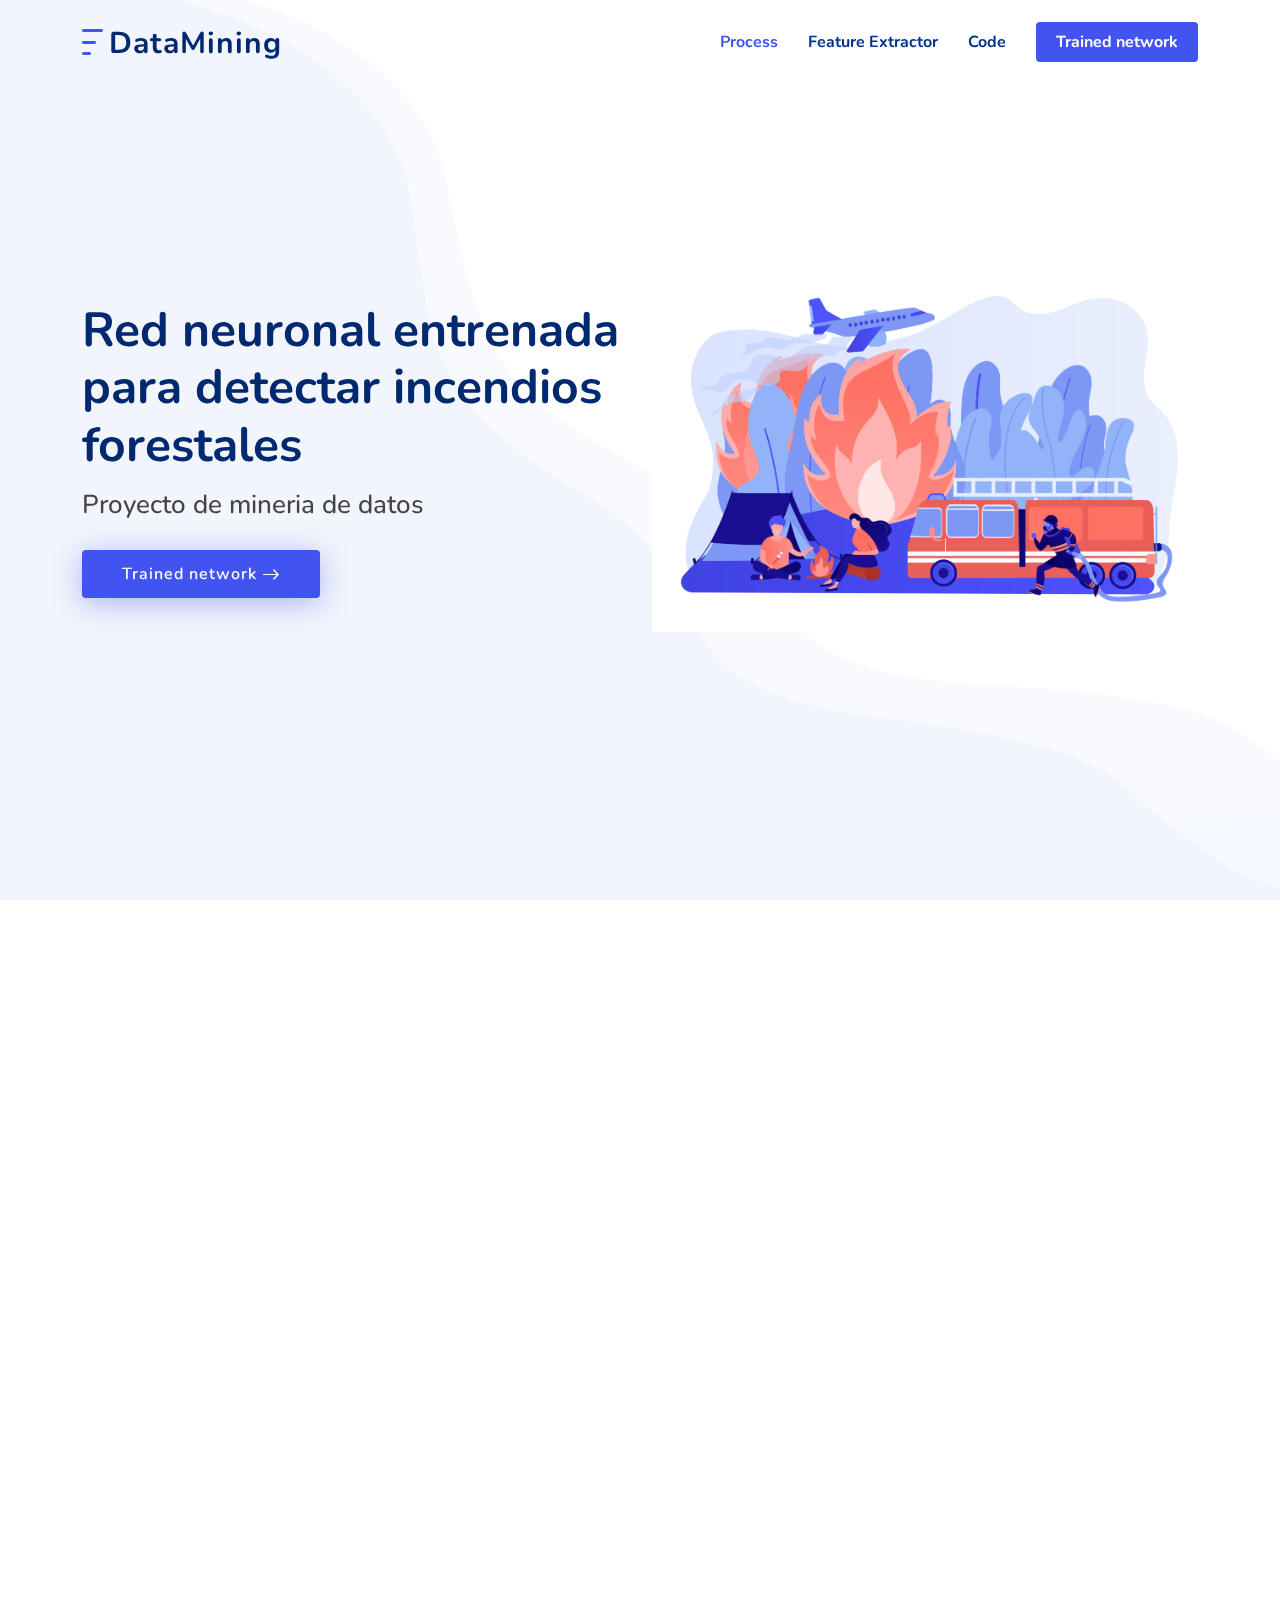
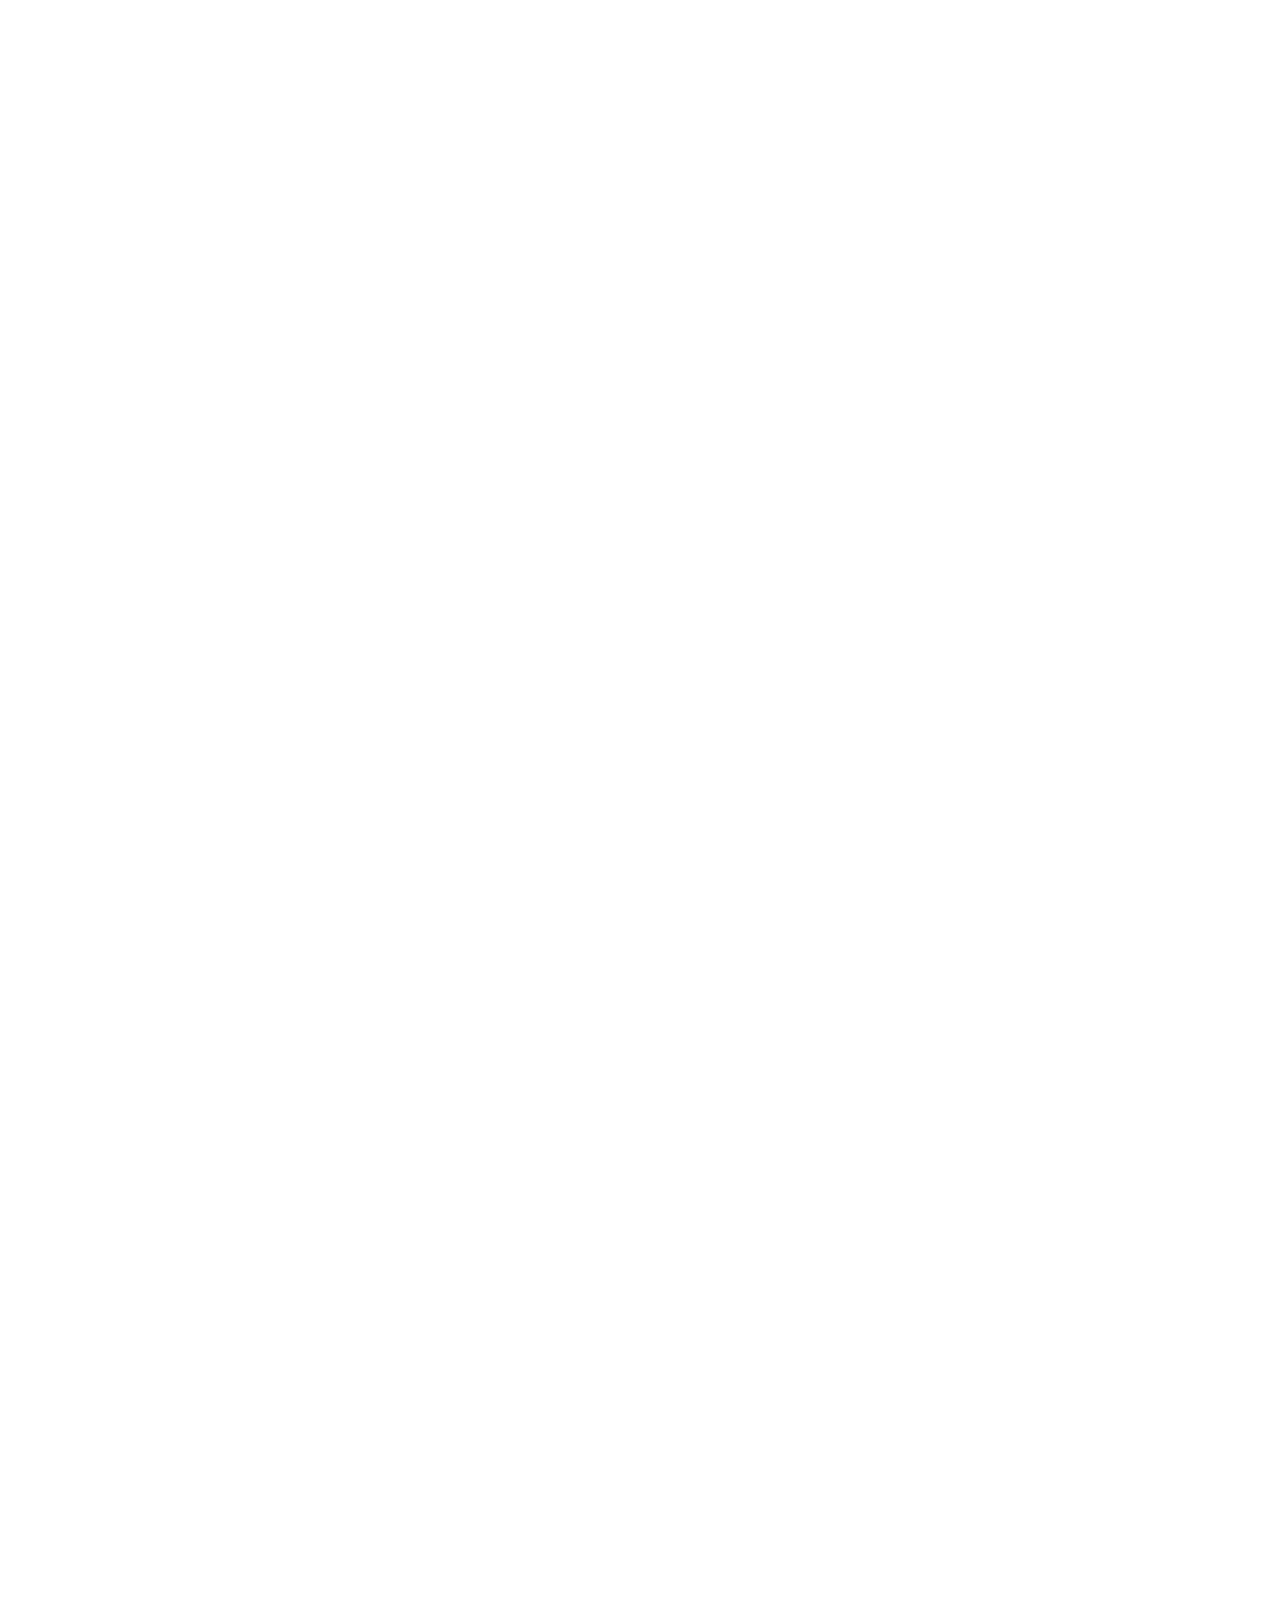
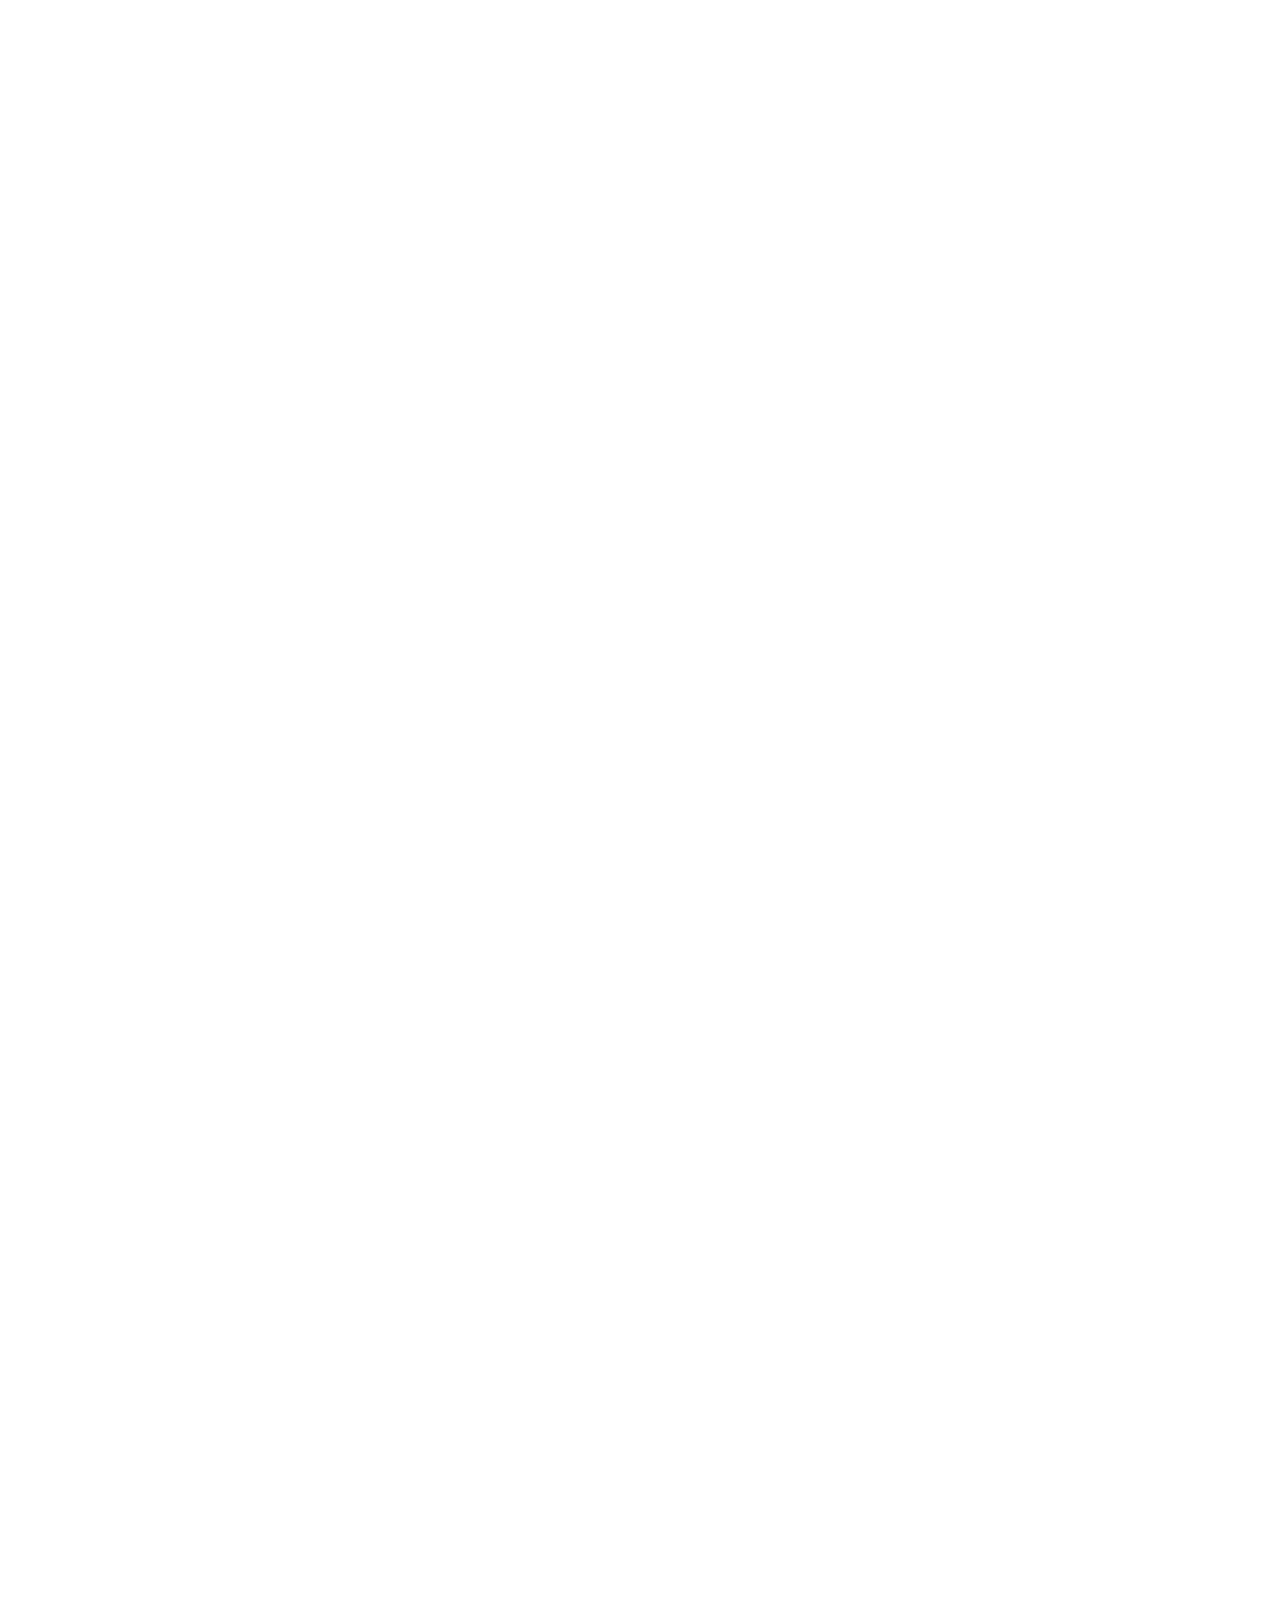
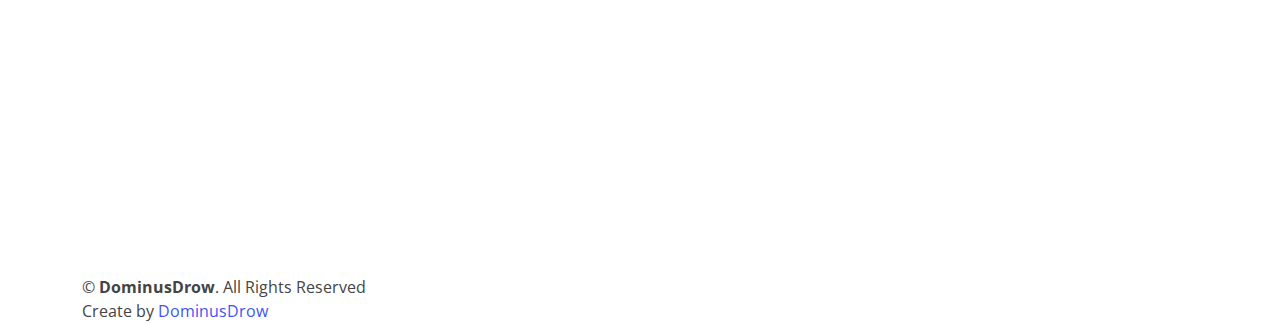
<file: index.html>
<!DOCTYPE html>
<html lang="en">

<head>
  <meta charset="utf-8">
  <meta content="width=device-width, initial-scale=1.0" name="viewport">

  <title>DataMining</title>
  <meta content="" name="description">

  <meta content="" name="keywords">

  <!-- Favicons -->
  <link href="assets/img/favicon.png" rel="icon">
  <link href="assets/img/apple-touch-icon.png" rel="apple-touch-icon">

  <!-- Google Fonts -->
  <link href="https://fonts.googleapis.com/css?family=Open+Sans:300,300i,400,400i,600,600i,700,700i|Nunito:300,300i,400,400i,600,600i,700,700i|Poppins:300,300i,400,400i,500,500i,600,600i,700,700i" rel="stylesheet">

  <!-- Vendor CSS Files -->
  <link href="assets/vendor/aos/aos.css" rel="stylesheet">
  <link href="assets/vendor/bootstrap/css/bootstrap.min.css" rel="stylesheet">
  <link href="assets/vendor/bootstrap-icons/bootstrap-icons.css" rel="stylesheet">
  <link href="assets/vendor/glightbox/css/glightbox.min.css" rel="stylesheet">
  <link href="assets/vendor/remixicon/remixicon.css" rel="stylesheet">  
  <link href="assets/vendor/swiper/swiper-bundle.min.css" rel="stylesheet">

  <!-- Template Main CSS File -->
  <link href="assets/css/style.css" rel="stylesheet">

</head>

<body>

  <!-- ======= Header ======= -->
  <header id="header" class="header fixed-top">
    <div class="container-fluid container-xl d-flex align-items-center justify-content-between">

      <a href="index.html" class="logo d-flex align-items-center">
        <img src="assets/img/logo.png" alt="">
        <span>DataMining</span>
      </a>

      <nav id="navbar" class="navbar">
        <ul>
          <li><a class="nav-link scrollto active" href="index.html">Process</a></li>
          <li><a class="nav-link scrollto" href="featureExt.html">Feature Extractor</a></li>
          <li><a class="nav-link scrollto" href="code.html">Code</a></li>
          <li><a class="getstarted scrollto" href="network.html">Trained network</a></li>
        </ul>
        <i class="bi bi-list mobile-nav-toggle"></i>
      </nav><!-- .navbar -->

    </div>
  </header><!-- End Header -->

  <!-- ======= Hero Section ======= -->
  <section id="hero" class="hero d-flex align-items-center">

    <div class="container">
      <div class="row">
        <div class="col-lg-6 d-flex flex-column justify-content-center">
          <h1 data-aos="fade-up">Red neuronal entrenada para detectar incendios forestales</h1>
          <h2 data-aos="fade-up" data-aos-delay="400">Proyecto de mineria de datos</h2>
          <div data-aos="fade-up" data-aos-delay="600">
            <div class="text-center text-lg-start">
              <a href="network.html" class="btn-get-started scrollto d-inline-flex align-items-center justify-content-center align-self-center">
                <span>Trained network</span>
                <i class="bi bi-arrow-right"></i>
              </a>
            </div>
          </div>
        </div>
        <div class="col-lg-6 hero-img" data-aos="zoom-out" data-aos-delay="200">
          <img src="assets/img/hero-img.jpg" class="img-fluid" alt="">
        </div>
      </div>
    </div>

  </section><!-- End Hero -->

  <main id="main">

    <!-- ======= Dominio Section ======= -->
    <section id="values" class="values">

      <div class="container" data-aos="fade-up">

        <header class="section-header">
          <p>Dominio del problema</p>
          <br>
          <h2>Incendios forestales de dia, sin presencia humana ni animal, captados desde la altura (helicopteros, aviones, drones, etc.).</h2>
        </header>

      </div>

    </section><!-- End Dominio Section -->

    <!-- ======= Init Section ======= -->
    <section id="about" class="about">

      <div class="container" data-aos="fade-up">
        <div class="row gx-0">

          <div class="col-lg-6 d-flex flex-column justify-content-center" data-aos="fade-up" data-aos-delay="200">
            <div class="content">
              <h2>Enfoque</h2>
              <p>
              Se usaran redes neuronales artificiales de propagación hacia atras para resolver el problema.<br><br>
              Se tomará como punto de partida una base de datos con imagenes de incendios forestales.
              </p>


              <div class="text-center text-lg-start">
                <a href="https://www.kaggle.com/datasets/kutaykutlu/forest-fire" class="btn-read-more d-inline-flex align-items-center justify-content-center align-self-center" target="_blank">
                  <span>Base de datos inicial</span>
                  <i class="bi bi-arrow-right"></i>
                </a>
              </div>
            </div>
          </div>

          <div class="col-lg-6 d-flex align-items-center" data-aos="zoom-out" data-aos-delay="200">
            <img src="assets/img/about.png" class="img-fluid" alt="">
          </div>

        </div>
      </div>

    </section><!-- End Init Section -->



    <!-- ======= About Section ======= -->
    <section id="about" class="about">

      <div class="container" data-aos="fade-up">
        <div class="row gx-0">

          <div class="col-lg-6 d-flex flex-column justify-content-center" data-aos="fade-up" data-aos-delay="200">
            <div class="content">
              <h3>Proceso de creación</h3>
              <h2>A continuación se describe el proceso de creación de la red neuronal.</h2>
              <p>
                Se abarca de manera generar todas las etapas que se siguieron para llegar al resultado final, sin embargo, si se quiere indagar de forma exaustiva sobre la justificaicón del proyecto, las tecnicas usadas o los problemas resueltos recomendamos leer el documento tecnico.
              </p>
              <div class="text-center text-lg-start">
                <a href="https://drive.google.com/file/d/14FN-4Z7tCQ41fajbw2TsRDzV8Y8LgAOo/view?usp=sharing" class="btn-read-more d-inline-flex align-items-center justify-content-center align-self-center" target="_blank">
                  <span>Documento tecnico</span>
                  <i class="bi bi-arrow-right"></i>
                </a>
              </div>
            </div>
          </div>

          <div class="col-lg-6 d-flex align-items-center" data-aos="zoom-out" data-aos-delay="200">
            <img src="assets/img/about2.png" class="img-fluid" alt="">
          </div>

        </div>
      </div>

    </section><!-- End About Section -->

    <!-- ======= Values Section ======= -->
    <section id="values" class="values">

      <div class="container" data-aos="fade-up">

        <header class="section-header">
          <h2>Pre procesamiento de los datos</h2>
          <p>Etapas para construir una base de datos adecuada</p>
        </header>

        <div class="row">

          <div class="col-lg-4" data-aos="fade-up" data-aos-delay="200">
            <div class="box">
              <img src="assets/img/values-1.png" class="img-fluid" alt="">
              <h3>Anexion y redimensionamiento</h3>
              <p>Debido a el dominio del problema nos vimos en la necesidad de modificar la DB.</p>
            </div>
          </div>

          <div class="col-lg-4 mt-4 mt-lg-0" data-aos="fade-up" data-aos-delay="400">
            <div class="box">
              <img src="assets/img/values-2.png" class="img-fluid" alt="">
              <h3>Extración de paracteristicas</h3>
              <p>Hicimos un software que extrajera automaticamente las caracteristicas deseadas.</p>
            </div>
          </div>

          <div class="col-lg-4 mt-4 mt-lg-0" data-aos="fade-up" data-aos-delay="600">
            <div class="box">
              <img src="assets/img/values-3.png" class="img-fluid" alt="">
              <h3>balanceo de clases</h3>
              <p>Una vez obtenido la BD final redujimos las instancias de las clases predominantes.</p>
            </div>
          </div>

        </div>

      </div>

    </section><!-- End Values Section -->

    <!-- ======= Counts Section ======= -->
    <section id="counts" class="counts">
      <div class="container" data-aos="fade-up">

        <div class="row gy-4">

          <div class="col-lg-3 col-md-6">
            <div class="count-box">
              <img  src="assets/img/instancia.png"></img>
              <div>
                <span data-purecounter-start="0" data-purecounter-end="3600" data-purecounter-duration="1" class="purecounter"></span>
                <p>Instancias</p>
              </div>
            </div>
          </div>

          <div class="col-lg-3 col-md-6">
            <div class="count-box">
              <i class="bi bi-journal-richtext" style="color: #ee6c20;"></i>
              <div>
                <span data-purecounter-start="0" data-purecounter-end="3" data-purecounter-duration="1" class="purecounter"></span>
                <p>Clases</p>
              </div>
            </div>
          </div>

          <div class="col-lg-3 col-md-6">
            <div class="count-box">
              <img  src="assets/img/atributo.png"></img>
              <div>
                <span data-purecounter-start="0" data-purecounter-end="21" data-purecounter-duration="1" class="purecounter"></span>
                <p>Atributos</p>
              </div>
            </div>
          </div>

          <div class="col-lg-3 col-md-6">
            <div class="count-box">
              <img  src="assets/img/clase.png"></img>
              <div>
                <span data-purecounter-start="0" data-purecounter-end="3" data-purecounter-duration="1" class="purecounter"></span>
                <p>Particiónes</p>
              </div>
            </div>
          </div>

        </div>

      </div>
    </section><!-- End Counts Section -->

   


  


    <!-- ======= Portfolio Section ======= -->
    <section id="portfolio" class="portfolio">

      <div class="container" data-aos="fade-up">

        <header class="section-header">
          <p>Entrenamiento de la red neuronal</p>
        </header>

        <div class="row" data-aos="fade-up" data-aos-delay="100">
          <div class="col-lg-12 d-flex justify-content-center">
            <ul id="portfolio-flters">
              <li data-filter="*" class="filter-active">Todas</li>
              <li data-filter=".filter-app">Folder1</li>
              <li data-filter=".filter-card">Folder2</li>
              <li data-filter=".filter-web">Folder3</li>
            </ul>
          </div>
        </div>

        <div class="row gy-4 portfolio-container" data-aos="fade-up" data-aos-delay="200">

          <div class="col-lg-4 col-md-6 portfolio-item filter-app">
            <div class="portfolio-wrap">
              <img src="assets/img/portfolio/portfolio-1.jpg" class="img-fluid" alt="">
              <div class="portfolio-info">
                <p>Expandir</p>
                <div class="portfolio-links">
                  <a href="assets/img/portfolio/portfolio-1.jpg" data-gallery="portfolioGallery" class="portfokio-lightbox" title="App 1"><i class="bi bi-plus"></i></a>
                </div>
              </div>
            </div>
          </div>

          <div class="col-lg-4 col-md-6 portfolio-item filter-card">
            <div class="portfolio-wrap">
              <img src="assets/img/portfolio/portfolio-4.jpg" class="img-fluid" alt="">
              <div class="portfolio-info">
                <p>Expandir</p>
                <div class="portfolio-links">
                  <a href="assets/img/portfolio/portfolio-4.jpg" data-gallery="portfolioGallery" class="portfokio-lightbox" title="Card 2"><i class="bi bi-plus"></i></a>
                </div>
              </div>
            </div>
          </div>


          <div class="col-lg-4 col-md-6 portfolio-item filter-web">
            <div class="portfolio-wrap">
              <img src="assets/img/portfolio/portfolio-2.jpg" class="img-fluid" alt="">
              <div class="portfolio-info">
                <p>Expandir</p>
                <div class="portfolio-links">
                  <a href="assets/img/portfolio/portfolio-2.jpg" data-gallery="portfolioGallery" class="portfokio-lightbox" title="Web 3"><i class="bi bi-plus"></i></a>
                </div>
              </div>
            </div>
          </div>

          <div class="col-lg-4 col-md-6 portfolio-item filter-app">
            <div class="portfolio-wrap">
              <img src="assets/img/portfolio/portfolio-3.jpg" class="img-fluid" alt="">
              <div class="portfolio-info">
                <p>Expandir</p>
                <div class="portfolio-links">
                  <a href="assets/img/portfolio/portfolio-3.jpg" data-gallery="portfolioGallery" class="portfokio-lightbox" title="App 2"><i class="bi bi-plus"></i></a>
                </div>
              </div>
            </div>
          </div>


          <div class="col-lg-4 col-md-6 portfolio-item filter-web">
            <div class="portfolio-wrap">
              <img src="assets/img/portfolio/portfolio-5.jpg" class="img-fluid" alt="">
              <div class="portfolio-info">
                <p>Expandir</p>
                <div class="portfolio-links">
                  <a href="assets/img/portfolio/portfolio-5.jpg" data-gallery="portfolioGallery" class="portfokio-lightbox" title="Web 2"><i class="bi bi-plus"></i></a>
                </div>
              </div>
            </div>
          </div>

          <div class="col-lg-4 col-md-6 portfolio-item filter-card">
            <div class="portfolio-wrap">
              <img src="assets/img/portfolio/portfolio-7.jpg" class="img-fluid" alt="">
              <div class="portfolio-info">
                <p>Expandir</p>
                <div class="portfolio-links">
                  <a href="assets/img/portfolio/portfolio-7.jpg" data-gallery="portfolioGallery" class="portfokio-lightbox" title="Card 1"><i class="bi bi-plus"></i></a>
                </div>
              </div>
            </div>
          </div>

          <div class="col-lg-4 col-md-6 portfolio-item filter-app">
            <div class="portfolio-wrap">
              <img src="assets/img/portfolio/portfolio-6.jpg" class="img-fluid" alt="">
              <div class="portfolio-info">
                <p>Expandir</p>
                <div class="portfolio-links">
                  <a href="assets/img/portfolio/portfolio-6.jpg" data-gallery="portfolioGallery" class="portfokio-lightbox" title="App 3"><i class="bi bi-plus"></i></a>
                </div>
              </div>
            </div>
          </div>



          <div class="col-lg-4 col-md-6 portfolio-item filter-card">
            <div class="portfolio-wrap">
              <img src="assets/img/portfolio/portfolio-8.jpg" class="img-fluid" alt="">
              <div class="portfolio-info">
                <p>Expandir</p>
                <div class="portfolio-links">
                  <a href="assets/img/portfolio/portfolio-8.jpg" data-gallery="portfolioGallery" class="portfokio-lightbox" title="Card 3"><i class="bi bi-plus"></i></a>
                </div>
              </div>
            </div>
          </div>

          <div class="col-lg-4 col-md-6 portfolio-item filter-web">
            <div class="portfolio-wrap">
              <img src="assets/img/portfolio/portfolio-9.jpg" class="img-fluid" alt="">
              <div class="portfolio-info">
                <p>Expandir</p>
                <div class="portfolio-links">
                  <a href="assets/img/portfolio/portfolio-9.jpg" data-gallery="portfolioGallery" class="portfokio-lightbox" title="Web 3"><i class="bi bi-plus"></i></a>
                </div>
              </div>
            </div>
          </div>

        </div>

      </div>

    </section><!-- End Portfolio Section -->

  
 <!-- ======= Features Section ======= -->
 <section id="features" class="features">

  <div class="container" data-aos="fade-up">
    <!-- Feature Tabs -->
    <div class="row feture-tabs" data-aos="fade-up">
      <div class="col-lg-6">
        <h3>Mejor ajuste de parametros</h3>

        <!-- Tabs -->
        <ul class="nav nav-pills mb-3">
          <li>
            <a class="nav-link active" data-bs-toggle="pill" href="#tab1">Metodologia</a>
          </li>
          <li>
            <a class="nav-link" data-bs-toggle="pill" href="#tab2">Resultados</a>
          </li>
          <li>
            <a class="nav-link" data-bs-toggle="pill" href="#tab3">Concluciones</a>
          </li>
        </ul><!-- End Tabs -->

        <!-- Tab Content -->
        <div class="tab-content">

          <div class="tab-pane fade show active" id="tab1">
            <p>Una vez creada la base de datos lo primero que hicimo fue una exploración general con diversas
              configuraciones, esto con el fin de dectectar en cuantas epocas los modelos entraban en overfiting
              y tambien tener un panorama general del margen de error de los modelos.
            </p>
            <div class="d-flex align-items-center mb-2">
              <i class="bi bi-check2"></i>
              <h4>Automatización</h4>
            </div>
            <p>Programamos un algoritmo que nos ayudara con la tarea repetitiva de generar modelos con 
              distintas configuraciones y obtener el margen de error de cada uno.
            </p>
            
          </div><!-- End Tab 1 Content -->

          <div class="tab-pane fade show" id="tab2">
            <p>Obtuvimos el mejor modelo de cada experimento y sacamos la media y la desviación estándar de la
              precisión del conjunto de prueba.El mejor modelo que se pudo encontrar es:
            </p>
            <div class="d-flex align-items-center mb-2">
              <i class="bi bi-check2"></i>
              <h4>«24, 3, 2600, 0.3, 0.2»</h4>
            </div>
            <p>
              La razón por la cual esta
              configuración se ha elegido es porque es la más cercana a la media e implica que este modelo es 
              menos propenso a generaliza ni particulariza.</p>
          </div><!-- End Tab 2 Content -->

          <div class="tab-pane fade show" id="tab3">
            <p>
              A pesar de las complicaciones que se tuvieron al momento de obtener un modelo de una
            RNA que identifique incendios forestales, podemos decir que se logró llegar a un resultado
            satisfactorio, ya que este logró un porcentaje de precisión aproximadamente del 93.1% sin estar
            en overfitting, aunque es posible que haya algún otro modelo con otra configuración de los
            hiperparámetros que de un mejor resultado ya que las combinaciones de diferentes valores de estos
            es muy grande, por no decir que son infinitos.
            </p>
          </div><!-- End Tab 3 Content -->

        </div>

      </div>

      <div class="col-lg-6">
        <img src="assets/img/exp.PNG" class="img-fluid" alt="">
        <br>
        <img src="assets/img/features-2.png" class="img-fluid" alt="">
      </div>

    </div><!-- End Feature Tabs -->

 

  </div>

</section><!-- End Features Section -->




    <!-- ======= F.A.Q Section ======= -->
    <section id="faq" class="faq">

      <div class="container" data-aos="fade-up">

        <header class="section-header">
          <p>Preguntas Generales</p>
        </header>

        <div class="row">
          <div class="col-lg-6">
            <!-- F.A.Q List 1-->
            <div class="accordion accordion-flush" id="faqlist1">
              <div class="accordion-item">
                <h2 class="accordion-header">
                  <button class="accordion-button collapsed" type="button" data-bs-toggle="collapse" data-bs-target="#faq-content-1">
                    ¿Qué tecnologias emplearon?
                  </button>
                </h2>
                <div id="faq-content-1" class="accordion-collapse collapse" data-bs-parent="#faqlist1">
                  <div class="accordion-body">
                    Para la extación de caracteristicas: Javascript,Jstat,HTML5,CSS3.<br>
                    Para la creacion de la red neuronal: Python, weka, java, Colab.<br>
                    Para esta página web: JS,HTML5,CSS3,Bootstrap,Python,Railway.
                  </div>
                </div>
              </div>

              <div class="accordion-item">
                <h2 class="accordion-header">
                  <button class="accordion-button collapsed" type="button" data-bs-toggle="collapse" data-bs-target="#faq-content-2">
                    ¿Cuanto tiempo les tomo todo el trabajo?
                  </button>
                </h2>
                <div id="faq-content-2" class="accordion-collapse collapse" data-bs-parent="#faqlist1">
                  <div class="accordion-body">
                    Para la extación de caracteristicas: 2 semanas.<br>
                    Para el entrenamiento de la red neuronal: 1 semana 4 dias.<br>
                    Para esta página web: 2 senamas 5 dias.<br><br>
                    Las tres se trabajaron en paralelo por lo cual el tiempo final fue de 1 mes aproximadamente.
                  </div>
                </div>
              </div>

              <div class="accordion-item">
                <h2 class="accordion-header">
                  <button class="accordion-button collapsed" type="button" data-bs-toggle="collapse" data-bs-target="#faq-content-3">
                    ¿Cuál fue la complicación mas grande que tuvieron?
                  </button>
                </h2>
                <div id="faq-content-3" class="accordion-collapse collapse" data-bs-parent="#faqlist1">
                  <div class="accordion-body">
                    Subestimamos el tiempo que podria tardarse el entrenamiento de la red neuronal para cada
                    ajuste de parametros que se teneia que probar, esto fue lo que retardo significativamente
                    nuestra entrega.
                  </div>
                </div>
              </div>

            </div>
          </div>

          <div class="col-lg-6">

            <!-- F.A.Q List 2-->
            <div class="accordion accordion-flush" id="faqlist2">

              <div class="accordion-item">
                <h2 class="accordion-header">
                  <button class="accordion-button collapsed" type="button" data-bs-toggle="collapse" data-bs-target="#faq2-content-1">
                    ¿Como exportaron el modelo entrenado?
                  </button>
                </h2>
                <div id="faq2-content-1" class="accordion-collapse collapse" data-bs-parent="#faqlist2">
                  <div class="accordion-body">
                    Una vez obtenida el mejor ajuste de parametros, hicimos ese modelo en particular en 
                    sklearn para poder exportarlo como un .pkl y utilizamos una plataforma "as a service" 
                    para poder hacer un backend sensillo donde importabamos el modelo y a traves de consultas
                    HTTP se puede obtener una respuesta.
                  </div>
                </div>
              </div>

              <div class="accordion-item">
                <h2 class="accordion-header">
                  <button class="accordion-button collapsed" type="button" data-bs-toggle="collapse" data-bs-target="#faq2-content-2">
                    ¿De todo el proceso cuál es la parte mas importante para obtener un buen resultado final?
                  </button>
                </h2>
                <div id="faq2-content-2" class="accordion-collapse collapse" data-bs-parent="#faqlist2">
                  <div class="accordion-body">
                    La parte más importante es la formacion de una buena base de datos y la extración de
                    caracteristicas, pues con esto aseguramo de que cualquier ajuste de parametros de como 
                    resultado un modelo con poco margen de error.
                  </div>
                </div>
              </div>

              

            </div>
          </div>

        </div>

      </div>

    </section><!-- End F.A.Q Section -->

 


  </main><!-- End #main -->

  <!-- ======= Footer ======= -->
  <footer id="footer">
    <div class="container">
      <div class="copyright">
        &copy; <strong><span>DominusDrow</span></strong>. All Rights Reserved
      </div>
      <div class="credits">
        Create by <a href="https://github.com/DominusDrow">DominusDrow</a>
      </div>
    </div>
  </footer><!-- End #footer -->

  <a href="#" class="back-to-top d-flex align-items-center justify-content-center"><i class="bi bi-arrow-up-short"></i></a>

  <!-- Vendor JS Files -->
  <script src="assets/vendor/purecounter/purecounter_vanilla.js"></script>
  <script src="assets/vendor/aos/aos.js"></script>
  <script src="assets/vendor/bootstrap/js/bootstrap.bundle.min.js"></script>
  <script src="assets/vendor/glightbox/js/glightbox.min.js"></script>
  <script src="assets/vendor/isotope-layout/isotope.pkgd.min.js"></script>
  <script src="assets/vendor/swiper/swiper-bundle.min.js"></script>
  <script src="assets/vendor/php-email-form/validate.js"></script>

  <!-- Template Main JS File -->
  <script src="assets/js/main.js"></script>

</body>

</html>
</file>
<file: assets/css/style.css>
/**
* Template Name: FlexStart - v1.11.1
* Template URL: https://bootstrapmade.com/flexstart-bootstrap-startup-template/
* Author: BootstrapMade.com
* License: https://bootstrapmade.com/license/
*/

/*--------------------------------------------------------------
# General
--------------------------------------------------------------*/
:root {
  scroll-behavior: smooth;
}

body {
  font-family: "Open Sans", sans-serif;
  color: #444444;
}

a {
  color: #4154f1;
  text-decoration: none;
}

a:hover {
  color: #717ff5;
  text-decoration: none;
}

h1,
h2,
h3,
h4,
h5,
h6 {
  font-family: "Nunito", sans-serif;
}

/*--------------------------------------------------------------
# Sections
--------------------------------------------------------------*/
section {
  padding: 60px 0;
  overflow: hidden;
}

.section-header {
  text-align: center;
  padding-bottom: 40px;
}

.section-header h2 {
  font-size: 13px;
  letter-spacing: 1px;
  font-weight: 700;
  margin: 0;
  color: #4154f1;
  text-transform: uppercase;
}

.section-header p {
  margin: 10px 0 0 0;
  padding: 0;
  font-size: 38px;
  line-height: 42px;
  font-weight: 700;
  color: #012970;
}

@media (max-width: 768px) {
  .section-header p {
    font-size: 28px;
    line-height: 32px;
  }
}

/*--------------------------------------------------------------
# Breadcrumbs
--------------------------------------------------------------*/
.breadcrumbs {
  padding: 15px 0;
  background: #012970;
  min-height: 40px;
  margin-top: 82px;
  color: #fff;
}

@media (max-width: 992px) {
  .breadcrumbs {
    margin-top: 57px;
  }
}

.breadcrumbs h2 {
  font-size: 28px;
  font-weight: 500;
}

.breadcrumbs ol {
  display: flex;
  flex-wrap: wrap;
  list-style: none;
  padding: 0 0 10px 0;
  margin: 0;
  font-size: 14px;
}

.breadcrumbs ol a {
  color: #fff;
  transition: 0.3s;
}

.breadcrumbs ol a:hover {
  text-decoration: underline;
}

.breadcrumbs ol li+li {
  padding-left: 10px;
}

.breadcrumbs ol li+li::before {
  display: inline-block;
  padding-right: 10px;
  color: #8894f6;
  content: "/";
}

/*--------------------------------------------------------------
# Back to top button
--------------------------------------------------------------*/
.back-to-top {
  position: fixed;
  visibility: hidden;
  opacity: 0;
  right: 15px;
  bottom: 15px;
  z-index: 99999;
  background: #4154f1;
  width: 40px;
  height: 40px;
  border-radius: 4px;
  transition: all 0.4s;
}

.back-to-top i {
  font-size: 24px;
  color: #fff;
  line-height: 0;
}

.back-to-top:hover {
  background: #6776f4;
  color: #fff;
}

.back-to-top.active {
  visibility: visible;
  opacity: 1;
}

/*--------------------------------------------------------------
# Disable aos animation delay on mobile devices
--------------------------------------------------------------*/
@media screen and (max-width: 768px) {
  [data-aos-delay] {
    transition-delay: 0 !important;
  }
}

/*--------------------------------------------------------------
# Header
--------------------------------------------------------------*/
.header {
  transition: all 0.5s;
  z-index: 10000;
  padding: 20px 0;
}

.header.header-scrolled {
  background: #fff;
  padding: 15px 0;
  box-shadow: 0px 2px 20px rgba(1, 41, 112, 0.1);
}

.header .logo {
  line-height: 0;
}

.header .logo img {
  max-height: 40px;
  margin-right: 6px;
}

.header .logo span {
  font-size: 30px;
  font-weight: 700;
  letter-spacing: 1px;
  color: #012970;
  font-family: "Nunito", sans-serif;
  margin-top: 3px;
}

/*--------------------------------------------------------------
# Navigation Menu
--------------------------------------------------------------*/
/**
* Desktop Navigation 
*/
.navbar {
  padding: 0;
}

.navbar ul {
  margin: 0;
  padding: 0;
  display: flex;
  list-style: none;
  align-items: center;
}

.navbar li {
  position: relative;
}

.navbar a,
.navbar a:focus {
  display: flex;
  align-items: center;
  justify-content: space-between;
  padding: 10px 0 10px 30px;
  font-family: "Nunito", sans-serif;
  font-size: 16px;
  font-weight: 700;
  color: #013289;
  white-space: nowrap;
  transition: 0.3s;
}

.navbar a i,
.navbar a:focus i {
  font-size: 12px;
  line-height: 0;
  margin-left: 5px;
}

.navbar a:hover,
.navbar .active,
.navbar .active:focus,
.navbar li:hover>a {
  color: #4154f1;
}

.navbar .getstarted,
.navbar .getstarted:focus {
  background: #4154f1;
  padding: 8px 20px;
  margin-left: 30px;
  border-radius: 4px;
  color: #fff;
}

.navbar .getstarted:hover,
.navbar .getstarted:focus:hover {
  color: #fff;
  background: #5969f3;
}

.navbar .dropdown ul {
  display: block;
  position: absolute;
  left: 14px;
  top: calc(100% + 30px);
  margin: 0;
  padding: 10px 0;
  z-index: 99;
  opacity: 0;
  visibility: hidden;
  background: #fff;
  box-shadow: 0px 0px 30px rgba(127, 137, 161, 0.25);
  transition: 0.3s;
  border-radius: 4px;
}

.navbar .dropdown ul li {
  min-width: 200px;
}

.navbar .dropdown ul a {
  padding: 10px 20px;
  font-size: 15px;
  text-transform: none;
  font-weight: 600;
}

.navbar .dropdown ul a i {
  font-size: 12px;
}

.navbar .dropdown ul a:hover,
.navbar .dropdown ul .active:hover,
.navbar .dropdown ul li:hover>a {
  color: #4154f1;
}

.navbar .dropdown:hover>ul {
  opacity: 1;
  top: 100%;
  visibility: visible;
}

.navbar .dropdown .dropdown ul {
  top: 0;
  left: calc(100% - 30px);
  visibility: hidden;
}

.navbar .dropdown .dropdown:hover>ul {
  opacity: 1;
  top: 0;
  left: 100%;
  visibility: visible;
}

@media (max-width: 1366px) {
  .navbar .dropdown .dropdown ul {
    left: -90%;
  }

  .navbar .dropdown .dropdown:hover>ul {
    left: -100%;
  }
}

/**
* Mobile Navigation 
*/
.mobile-nav-toggle {
  color: #012970;
  font-size: 28px;
  cursor: pointer;
  display: none;
  line-height: 0;
  transition: 0.5s;
}

.mobile-nav-toggle.bi-x {
  color: #fff;
}

@media (max-width: 991px) {
  .mobile-nav-toggle {
    display: block;
  }

  .navbar ul {
    display: none;
  }
}

.navbar-mobile {
  position: fixed;
  overflow: hidden;
  top: 0;
  right: 0;
  left: 0;
  bottom: 0;
  background: rgba(1, 22, 61, 0.9);
  transition: 0.3s;
}

.navbar-mobile .mobile-nav-toggle {
  position: absolute;
  top: 15px;
  right: 15px;
}

.navbar-mobile ul {
  display: block;
  position: absolute;
  top: 55px;
  right: 15px;
  bottom: 15px;
  left: 15px;
  padding: 10px 0;
  border-radius: 10px;
  background-color: #fff;
  overflow-y: auto;
  transition: 0.3s;
}

.navbar-mobile a,
.navbar-mobile a:focus {
  padding: 10px 20px;
  font-size: 15px;
  color: #012970;
}

.navbar-mobile a:hover,
.navbar-mobile .active,
.navbar-mobile li:hover>a {
  color: #4154f1;
}

.navbar-mobile .getstarted,
.navbar-mobile .getstarted:focus {
  margin: 15px;
}

.navbar-mobile .dropdown ul {
  position: static;
  display: none;
  margin: 10px 20px;
  padding: 10px 0;
  z-index: 99;
  opacity: 1;
  visibility: visible;
  background: #fff;
  box-shadow: 0px 0px 30px rgba(127, 137, 161, 0.25);
}

.navbar-mobile .dropdown ul li {
  min-width: 200px;
}

.navbar-mobile .dropdown ul a {
  padding: 10px 20px;
}

.navbar-mobile .dropdown ul a i {
  font-size: 12px;
}

.navbar-mobile .dropdown ul a:hover,
.navbar-mobile .dropdown ul .active:hover,
.navbar-mobile .dropdown ul li:hover>a {
  color: #4154f1;
}

.navbar-mobile .dropdown>.dropdown-active {
  display: block;
}

/*--------------------------------------------------------------
# Hero Section
--------------------------------------------------------------*/
.hero {
  width: 100%;
  height: 100vh;
  background: url(../img/hero-bg.png) top center no-repeat;
  background-size: cover;
}

.hero h1 {
  margin: 0;
  font-size: 48px;
  font-weight: 700;
  color: #012970;
}

.hero h2 {
  color: #444444;
  margin: 15px 0 0 0;
  font-size: 26px;
}

.hero .btn-get-started {
  margin-top: 30px;
  line-height: 0;
  padding: 15px 40px;
  border-radius: 4px;
  transition: 0.5s;
  color: #fff;
  background: #4154f1;
  box-shadow: 0px 5px 30px rgba(65, 84, 241, 0.4);
}

.hero .btn-get-started span {
  font-family: "Nunito", sans-serif;
  font-weight: 600;
  font-size: 16px;
  letter-spacing: 1px;
}

.hero .btn-get-started i {
  margin-left: 5px;
  font-size: 18px;
  transition: 0.3s;
}

.hero .btn-get-started:hover i {
  transform: translateX(5px);
}

.hero .hero-img {
  text-align: right;
}

@media (min-width: 1024px) {
  .hero {
    background-attachment: fixed;
  }
}

@media (max-width: 991px) {
  .hero {
    height: auto;
    padding: 120px 0 60px 0;
  }

  .hero .hero-img {
    text-align: center;
    margin-top: 80px;
  }

  .hero .hero-img img {
    width: 80%;
  }
}

@media (max-width: 768px) {
  .hero {
    text-align: center;
  }

  .hero h1 {
    font-size: 32px;
  }

  .hero h2 {
    font-size: 24px;
  }

  .hero .hero-img img {
    width: 100%;
  }
}

/*--------------------------------------------------------------
# Index Page
--------------------------------------------------------------*/
/*--------------------------------------------------------------
# About
--------------------------------------------------------------*/
.about .content {
  background-color: #f6f9ff;
  padding: 40px;
}

.about h3 {
  font-size: 14px;
  font-weight: 700;
  color: #4154f1;
  text-transform: uppercase;
}

.about h2 {
  font-size: 24px;
  font-weight: 700;
  color: #012970;
}

.about p {
  margin: 15px 0 30px 0;
  line-height: 24px;
}

.about .btn-read-more {
  line-height: 0;
  padding: 15px 40px;
  border-radius: 4px;
  transition: 0.5s;
  color: #fff;
  background: #4154f1;
  box-shadow: 0px 5px 25px rgba(65, 84, 241, 0.3);
}

.about .btn-read-more span {
  font-family: "Nunito", sans-serif;
  font-weight: 600;
  font-size: 16px;
  letter-spacing: 1px;
}

.about .btn-read-more i {
  margin-left: 5px;
  font-size: 18px;
  transition: 0.3s;
}

.about .btn-read-more:hover i {
  transform: translateX(5px);
}

/*--------------------------------------------------------------
# Values
--------------------------------------------------------------*/
.values .box {
  padding: 30px;
  box-shadow: 0px 0 5px rgba(1, 41, 112, 0.08);
  text-align: center;
  transition: 0.3s;
  height: 100%;
}

.values .box img {
  padding: 30px 50px;
  transition: 0.5s;
  transform: scale(1.1);
}

.values .box h3 {
  font-size: 24px;
  color: #012970;
  font-weight: 700;
  margin-bottom: 18px;
}

.values .box:hover {
  box-shadow: 0px 0 30px rgba(1, 41, 112, 0.08);
}

.values .box:hover img {
  transform: scale(1);
}

/*--------------------------------------------------------------
# Counts
--------------------------------------------------------------*/
.counts {
  padding: 70px 0 60px;
}

.counts .count-box {
  display: flex;
  align-items: center;
  padding: 30px;
  width: 100%;
  background: #fff;
  box-shadow: 0px 0 30px rgba(1, 41, 112, 0.08);
}

.counts .count-box i {
  font-size: 42px;
  line-height: 0;
  margin-right: 20px;
  color: #4154f1;
}

.counts .count-box span {
  font-size: 36px;
  display: block;
  font-weight: 600;
  color: #0b198f;
}

.counts .count-box p {
  padding: 0;
  margin: 0;
  font-family: "Nunito", sans-serif;
  font-size: 14px;
}

/*--------------------------------------------------------------
# Features
--------------------------------------------------------------*/
.features .feature-box {
  padding: 24px 20px;
  box-shadow: 0px 0 30px rgba(1, 41, 112, 0.08);
  transition: 0.3s;
  height: 100%;
}

.features .feature-box h3 {
  font-size: 18px;
  color: #012970;
  font-weight: 700;
  margin: 0;
}

.features .feature-box i {
  line-height: 0;
  background: #ecf3ff;
  padding: 4px;
  margin-right: 10px;
  font-size: 24px;
  border-radius: 3px;
  transition: 0.3s;
}

.features .feature-box:hover i {
  background: #4154f1;
  color: #fff;
}

.features .feture-tabs {
  margin-top: 120px;
}

.features .feture-tabs h3 {
  color: #012970;
  font-weight: 700;
  font-size: 32px;
  margin-bottom: 10px;
}

@media (max-width: 768px) {
  .features .feture-tabs h3 {
    font-size: 28px;
  }
}

.features .feture-tabs .nav-pills {
  border-bottom: 1px solid #eee;
}

.features .feture-tabs .nav-link {
  background: none;
  text-transform: uppercase;
  font-size: 15px;
  font-weight: 600;
  color: #012970;
  padding: 12px 0;
  margin-right: 25px;
  margin-bottom: -2px;
  border-radius: 0;
}

.features .feture-tabs .nav-link.active {
  color: #4154f1;
  border-bottom: 3px solid #4154f1;
}

.features .feture-tabs .tab-content h4 {
  font-size: 18px;
  margin: 0;
  font-weight: 700;
  color: #012970;
}

.features .feture-tabs .tab-content i {
  font-size: 24px;
  line-height: 0;
  margin-right: 8px;
  color: #4154f1;
}

.features .feature-icons {
  margin-top: 120px;
}

.features .feature-icons h3 {
  color: #012970;
  font-weight: 700;
  font-size: 32px;
  margin-bottom: 20px;
  text-align: center;
}

@media (max-width: 768px) {
  .features .feature-icons h3 {
    font-size: 28px;
  }
}

.features .feature-icons .content .icon-box {
  display: flex;
}

.features .feature-icons .content .icon-box h4 {
  font-size: 20px;
  font-weight: 700;
  margin: 0 0 10px 0;
  color: #012970;
}

.features .feature-icons .content .icon-box i {
  font-size: 44px;
  line-height: 44px;
  color: #0245bc;
  margin-right: 15px;
}

.features .feature-icons .content .icon-box p {
  font-size: 15px;
  color: #848484;
}

/*--------------------------------------------------------------
# Services
--------------------------------------------------------------*/
.services .service-box {
  box-shadow: 0px 0 30px rgba(1, 41, 112, 0.08);
  height: 100%;
  padding: 60px 30px;
  text-align: center;
  transition: 0.3s;
  border-radius: 5px;
}

.services .service-box .icon {
  font-size: 36px;
  padding: 40px 20px;
  border-radius: 4px;
  position: relative;
  margin-bottom: 25px;
  display: inline-block;
  line-height: 0;
  transition: 0.3s;
}

.services .service-box h3 {
  color: #444444;
  font-weight: 700;
}

.services .service-box .read-more {
  display: inline-flex;
  align-items: center;
  justify-content: center;
  font-weight: 600;
  font-size: 16px;
  padding: 8px 20px;
}

.services .service-box .read-more i {
  line-height: 0;
  margin-left: 5px;
  font-size: 18px;
}

.services .service-box.blue {
  border-bottom: 3px solid #2db6fa;
}

.services .service-box.blue .icon {
  color: #2db6fa;
  background: #dbf3fe;
}

.services .service-box.blue .read-more {
  color: #2db6fa;
}

.services .service-box.blue:hover {
  background: #2db6fa;
}

.services .service-box.orange {
  border-bottom: 3px solid #f68c09;
}

.services .service-box.orange .icon {
  color: #f68c09;
  background: #fde3c4;
}

.services .service-box.orange .read-more {
  color: #f68c09;
}

.services .service-box.orange:hover {
  background: #f68c09;
}

.services .service-box.green {
  border-bottom: 3px solid #08da4e;
}

.services .service-box.green .icon {
  color: #08da4e;
  background: #cffddf;
}

.services .service-box.green .read-more {
  color: #08da4e;
}

.services .service-box.green:hover {
  background: #08da4e;
}

.services .service-box.red {
  border-bottom: 3px solid #e9222c;
}

.services .service-box.red .icon {
  color: #e9222c;
  background: #fef7f8;
}

.services .service-box.red .read-more {
  color: #e9222c;
}

.services .service-box.red:hover {
  background: #e9222c;
}

.services .service-box.purple {
  border-bottom: 3px solid #b50edf;
}

.services .service-box.purple .icon {
  color: #b50edf;
  background: #f8e4fd;
}

.services .service-box.purple .read-more {
  color: #b50edf;
}

.services .service-box.purple:hover {
  background: #b50edf;
}

.services .service-box.pink {
  border-bottom: 3px solid #f51f9c;
}

.services .service-box.pink .icon {
  color: #f51f9c;
  background: #feecf7;
}

.services .service-box.pink .read-more {
  color: #f51f9c;
}

.services .service-box.pink:hover {
  background: #f51f9c;
}

.services .service-box:hover h3,
.services .service-box:hover p,
.services .service-box:hover .read-more {
  color: #fff;
}

.services .service-box:hover .icon {
  background: #fff;
}

/*--------------------------------------------------------------
# Pricing
--------------------------------------------------------------*/
.pricing .box {
  padding: 40px 20px;
  background: #fff;
  text-align: center;
  box-shadow: 0px 0 30px rgba(1, 41, 112, 0.08);
  border-radius: 4px;
  position: relative;
  overflow: hidden;
  transition: 0.3s;
}

.pricing .box:hover {
  transform: scale(1.1);
  box-shadow: 0px 0 30px rgba(1, 41, 112, 0.1);
}

.pricing h3 {
  font-weight: 700;
  font-size: 18px;
  margin-bottom: 15px;
}

.pricing .price {
  font-size: 36px;
  color: #444444;
  font-weight: 600;
  font-family: "Poppins", sans-serif;
}

.pricing .price sup {
  font-size: 20px;
  top: -15px;
  left: -3px;
}

.pricing .price span {
  color: #bababa;
  font-size: 16px;
  font-weight: 300;
}

.pricing img {
  padding: 30px 40px;
}

.pricing ul {
  padding: 0;
  list-style: none;
  color: #444444;
  text-align: center;
  line-height: 26px;
  font-size: 16px;
  margin-bottom: 25px;
}

.pricing ul li {
  padding-bottom: 10px;
}

.pricing ul .na {
  color: #ccc;
  text-decoration: line-through;
}

.pricing .btn-buy {
  display: inline-block;
  padding: 8px 40px 10px 40px;
  border-radius: 50px;
  color: #4154f1;
  transition: none;
  font-size: 16px;
  font-weight: 400;
  font-family: "Nunito", sans-serif;
  font-weight: 600;
  transition: 0.3s;
  border: 1px solid #4154f1;
}

.pricing .btn-buy:hover {
  background: #4154f1;
  color: #fff;
}

.pricing .featured {
  width: 200px;
  position: absolute;
  top: 18px;
  right: -68px;
  transform: rotate(45deg);
  z-index: 1;
  font-size: 14px;
  padding: 1px 0 3px 0;
  background: #4154f1;
  color: #fff;
}

/*--------------------------------------------------------------
# F.A.Q
--------------------------------------------------------------*/
.faq .accordion-collapse {
  border: 0;
}

.faq .accordion-button {
  padding: 15px 15px 20px 0;
  font-weight: 600;
  border: 0;
  font-size: 18px;
  color: #444444;
  text-align: left;
}

.faq .accordion-button:focus {
  box-shadow: none;
}

.faq .accordion-button:not(.collapsed) {
  background: none;
  color: #4154f1;
  border-bottom: 0;
}

.faq .accordion-body {
  padding: 0 0 25px 0;
  border: 0;
}

/*--------------------------------------------------------------
# Portfolio
--------------------------------------------------------------*/
.portfolio #portfolio-flters {
  padding: 0;
  margin: 0 auto 25px auto;
  list-style: none;
  text-align: center;
  background: white;
  border-radius: 50px;
  padding: 2px 15px;
}

.portfolio #portfolio-flters li {
  cursor: pointer;
  display: inline-block;
  padding: 8px 20px 10px 20px;
  font-size: 15px;
  font-weight: 600;
  line-height: 1;
  color: #444444;
  margin: 0 4px 8px 4px;
  transition: 0.3s;
  border-radius: 50px;
  border: 1px solid #fff;
}

.portfolio #portfolio-flters li:hover,
.portfolio #portfolio-flters li.filter-active {
  color: #4154f1;
  border-color: #4154f1;
}

.portfolio #portfolio-flters li:last-child {
  margin-right: 0;
}

.portfolio .portfolio-wrap {
  transition: 0.3s;
  position: relative;
  overflow: hidden;
  z-index: 1;
  background: rgba(255, 255, 255, 0.75);
}

.portfolio .portfolio-wrap::before {
  content: "";
  background: rgba(255, 255, 255, 0.75);
  position: absolute;
  left: 30px;
  right: 30px;
  top: 30px;
  bottom: 30px;
  transition: all ease-in-out 0.3s;
  z-index: 2;
  opacity: 0;
}

.portfolio .portfolio-wrap img {
  transition: 1s;
}

.portfolio .portfolio-wrap .portfolio-info {
  opacity: 0;
  position: absolute;
  top: 0;
  left: 0;
  right: 0;
  bottom: 0;
  text-align: center;
  z-index: 3;
  transition: all ease-in-out 0.3s;
  display: flex;
  flex-direction: column;
  justify-content: center;
  align-items: center;
}

.portfolio .portfolio-wrap .portfolio-info::before {
  display: block;
  content: "";
  width: 48px;
  height: 48px;
  position: absolute;
  top: 35px;
  left: 35px;
  border-top: 3px solid rgba(1, 41, 112, 0.2);
  border-left: 3px solid rgba(1, 41, 112, 0.2);
  transition: all 0.5s ease 0s;
  z-index: 9994;
}

.portfolio .portfolio-wrap .portfolio-info::after {
  display: block;
  content: "";
  width: 48px;
  height: 48px;
  position: absolute;
  bottom: 35px;
  right: 35px;
  border-bottom: 3px solid rgba(1, 41, 112, 0.2);
  border-right: 3px solid rgba(1, 41, 112, 0.2);
  transition: all 0.5s ease 0s;
  z-index: 9994;
}

.portfolio .portfolio-wrap .portfolio-info h4 {
  font-size: 20px;
  color: #012970;
  font-weight: 700;
}

.portfolio .portfolio-wrap .portfolio-info p {
  color: #012970;
  font-weight: 600;
  font-size: 14px;
  text-transform: uppercase;
  padding: 0;
  margin: 0;
}

.portfolio .portfolio-wrap .portfolio-links {
  text-align: center;
  z-index: 4;
}

.portfolio .portfolio-wrap .portfolio-links a {
  color: #fff;
  background: #4154f1;
  margin: 10px 2px;
  width: 36px;
  height: 36px;
  display: inline-flex;
  align-items: center;
  justify-content: center;
  border-radius: 50%;
  transition: 0.3s;
}

.portfolio .portfolio-wrap .portfolio-links a i {
  font-size: 24px;
  line-height: 0;
}

.portfolio .portfolio-wrap .portfolio-links a:hover {
  background: #5969f3;
}

.portfolio .portfolio-wrap:hover img {
  transform: scale(1.1);
}

.portfolio .portfolio-wrap:hover::before {
  top: 0;
  left: 0;
  right: 0;
  bottom: 0;
  opacity: 1;
}

.portfolio .portfolio-wrap:hover .portfolio-info {
  opacity: 1;
}

.portfolio .portfolio-wrap:hover .portfolio-info::before {
  top: 15px;
  left: 15px;
}

.portfolio .portfolio-wrap:hover .portfolio-info::after {
  bottom: 15px;
  right: 15px;
}

/*--------------------------------------------------------------
# Portfolio Details
--------------------------------------------------------------*/
.portfolio-details {
  padding-top: 40px;
}

.portfolio-details .portfolio-details-slider img {
  width: 100%;
}

.portfolio-details .portfolio-details-slider .swiper-pagination {
  margin-top: 20px;
  position: relative;
}

.portfolio-details .portfolio-details-slider .swiper-pagination .swiper-pagination-bullet {
  width: 12px;
  height: 12px;
  background-color: #fff;
  opacity: 1;
  border: 1px solid #4154f1;
}

.portfolio-details .portfolio-details-slider .swiper-pagination .swiper-pagination-bullet-active {
  background-color: #4154f1;
}

.portfolio-details .portfolio-info {
  padding: 30px;
  box-shadow: 0px 0 30px rgba(1, 41, 112, 0.08);
}

.portfolio-details .portfolio-info h3 {
  font-size: 22px;
  font-weight: 700;
  margin-bottom: 20px;
  padding-bottom: 20px;
  border-bottom: 1px solid #eee;
}

.portfolio-details .portfolio-info ul {
  list-style: none;
  padding: 0;
  font-size: 15px;
}

.portfolio-details .portfolio-info ul li+li {
  margin-top: 10px;
}

.portfolio-details .portfolio-description {
  padding-top: 30px;
}

.portfolio-details .portfolio-description h2 {
  font-size: 26px;
  font-weight: 700;
  margin-bottom: 20px;
}

.portfolio-details .portfolio-description p {
  padding: 0;
}

/*--------------------------------------------------------------
# Testimonials
--------------------------------------------------------------*/
.testimonials .testimonial-item {
  box-sizing: content-box;
  padding: 30px;
  margin: 40px 30px;
  box-shadow: 0px 0 20px rgba(1, 41, 112, 0.1);
  background: #fff;
  min-height: 320px;
  display: flex;
  flex-direction: column;
  text-align: center;
  transition: 0.3s;
}

.testimonials .testimonial-item .stars {
  margin-bottom: 15px;
}

.testimonials .testimonial-item .stars i {
  color: #ffc107;
  margin: 0 1px;
}

.testimonials .testimonial-item .testimonial-img {
  width: 90px;
  border-radius: 50%;
  border: 4px solid #fff;
  margin: 0 auto;
}

.testimonials .testimonial-item h3 {
  font-size: 18px;
  font-weight: bold;
  margin: 10px 0 5px 0;
  color: #111;
}

.testimonials .testimonial-item h4 {
  font-size: 14px;
  color: #999;
  margin: 0;
}

.testimonials .testimonial-item p {
  font-style: italic;
  margin: 0 auto 15px auto;
}

.testimonials .swiper-pagination {
  margin-top: 20px;
  position: relative;
}

.testimonials .swiper-pagination .swiper-pagination-bullet {
  width: 12px;
  height: 12px;
  background-color: #fff;
  opacity: 1;
  border: 1px solid #4154f1;
}

.testimonials .swiper-pagination .swiper-pagination-bullet-active {
  background-color: #4154f1;
}

.testimonials .swiper-slide {
  opacity: 0.3;
}

@media (max-width: 1199px) {
  .testimonials .swiper-slide-active {
    opacity: 1;
  }

  .testimonials .swiper-pagination {
    margin-top: 0;
  }
}

@media (min-width: 1200px) {
  .testimonials .swiper-slide-next {
    opacity: 1;
    transform: scale(1.12);
  }
}

/*--------------------------------------------------------------
# Team
--------------------------------------------------------------*/
.team {
  background: #fff;
  padding: 60px 0;
}

.team .member {
  overflow: hidden;
  text-align: center;
  border-radius: 5px;
  background: #fff;
  box-shadow: 0px 0 30px rgba(1, 41, 112, 0.08);
  transition: 0.3s;
}

.team .member .member-img {
  position: relative;
  overflow: hidden;
}

.team .member .member-img:after {
  position: absolute;
  content: "";
  left: 0;
  bottom: 0;
  height: 100%;
  width: 100%;
  background: url(../img/team-shape.svg) no-repeat center bottom;
  background-size: contain;
  z-index: 1;
}

.team .member .social {
  position: absolute;
  right: -100%;
  top: 30px;
  opacity: 0;
  border-radius: 4px;
  transition: 0.5s;
  background: rgba(255, 255, 255, 0.3);
  z-index: 2;
}

.team .member .social a {
  transition: color 0.3s;
  color: rgba(1, 41, 112, 0.5);
  margin: 15px 12px;
  display: block;
  line-height: 0;
  text-align: center;
}

.team .member .social a:hover {
  color: rgba(1, 41, 112, 0.8);
}

.team .member .social i {
  font-size: 18px;
}

.team .member .member-info {
  padding: 10px 15px 20px 15px;
}

.team .member .member-info h4 {
  font-weight: 700;
  margin-bottom: 5px;
  font-size: 20px;
  color: #012970;
}

.team .member .member-info span {
  display: block;
  font-size: 14px;
  font-weight: 400;
  color: #aaaaaa;
}

.team .member .member-info p {
  font-style: italic;
  font-size: 14px;
  padding-top: 15px;
  line-height: 26px;
  color: #5e5e5e;
}

.team .member:hover {
  transform: scale(1.08);
  box-shadow: 0px 0 30px rgba(1, 41, 112, 0.1);
}

.team .member:hover .social {
  right: 8px;
  opacity: 1;
}

/*--------------------------------------------------------------
# Clients
--------------------------------------------------------------*/
.clients .clients-slider .swiper-slide img {
  opacity: 0.5;
  transition: 0.3s;
}

.clients .clients-slider .swiper-slide img:hover {
  opacity: 1;
}

.clients .clients-slider .swiper-pagination {
  margin-top: 20px;
  position: relative;
}

.clients .clients-slider .swiper-pagination .swiper-pagination-bullet {
  width: 12px;
  height: 12px;
  background-color: #fff;
  opacity: 1;
  border: 1px solid #4154f1;
}

.clients .clients-slider .swiper-pagination .swiper-pagination-bullet-active {
  background-color: #4154f1;
}

/*--------------------------------------------------------------
# Recent Blog Posts
--------------------------------------------------------------*/
.recent-blog-posts .post-box {
  box-shadow: 0px 0 30px rgba(1, 41, 112, 0.08);
  transition: 0.3s;
  height: 100%;
  overflow: hidden;
  padding: 30px;
  border-radius: 8px;
  position: relative;
  display: flex;
  flex-direction: column;
}

.recent-blog-posts .post-box .post-img {
  overflow: hidden;
  margin: -30px -30px 15px -30px;
  position: relative;
}

.recent-blog-posts .post-box .post-img img {
  transition: 0.5s;
}

.recent-blog-posts .post-box .post-date {
  font-size: 16px;
  font-weight: 600;
  color: rgba(1, 41, 112, 0.6);
  display: block;
  margin-bottom: 10px;
}

.recent-blog-posts .post-box .post-title {
  font-size: 24px;
  color: #012970;
  font-weight: 700;
  margin-bottom: 18px;
  position: relative;
  transition: 0.3s;
}

.recent-blog-posts .post-box .readmore {
  display: flex;
  align-items: center;
  font-weight: 600;
  line-height: 1;
  transition: 0.3s;
}

.recent-blog-posts .post-box .readmore i {
  line-height: 0;
  margin-left: 4px;
  font-size: 18px;
}

.recent-blog-posts .post-box:hover .post-title {
  color: #4154f1;
}

.recent-blog-posts .post-box:hover .post-img img {
  transform: rotate(6deg) scale(1.2);
}

/*--------------------------------------------------------------
# Contact
--------------------------------------------------------------*/
.contact .info-box {
  color: #444444;
  background: #fafbff;
  padding: 30px;
}

.contact .info-box i {
  font-size: 38px;
  line-height: 0;
  color: #4154f1;
}

.contact .info-box h3 {
  font-size: 20px;
  color: #012970;
  font-weight: 700;
  margin: 20px 0 10px 0;
}

.contact .info-box p {
  padding: 0;
  line-height: 24px;
  font-size: 14px;
  margin-bottom: 0;
}

.contact .php-email-form {
  background: #fafbff;
  padding: 30px;
  height: 100%;
}

.contact .php-email-form .error-message {
  display: none;
  color: #fff;
  background: #ed3c0d;
  text-align: left;
  padding: 15px;
  margin-bottom: 24px;
  font-weight: 600;
}

.contact .php-email-form .sent-message {
  display: none;
  color: #fff;
  background: #18d26e;
  text-align: center;
  padding: 15px;
  margin-bottom: 24px;
  font-weight: 600;
}

.contact .php-email-form .loading {
  display: none;
  background: #fff;
  text-align: center;
  padding: 15px;
  margin-bottom: 24px;
}

.contact .php-email-form .loading:before {
  content: "";
  display: inline-block;
  border-radius: 50%;
  width: 24px;
  height: 24px;
  margin: 0 10px -6px 0;
  border: 3px solid #18d26e;
  border-top-color: #eee;
  -webkit-animation: animate-loading 1s linear infinite;
  animation: animate-loading 1s linear infinite;
}

.contact .php-email-form input,
.contact .php-email-form textarea {
  border-radius: 0;
  box-shadow: none;
  font-size: 14px;
  border-radius: 0;
}

.contact .php-email-form input:focus,
.contact .php-email-form textarea:focus {
  border-color: #4154f1;
}

.contact .php-email-form input {
  padding: 10px 15px;
}

.contact .php-email-form textarea {
  padding: 12px 15px;
}

.contact .php-email-form button[type=submit] {
  background: #4154f1;
  border: 0;
  padding: 10px 30px;
  color: #fff;
  transition: 0.4s;
  border-radius: 4px;
}

.contact .php-email-form button[type=submit]:hover {
  background: #5969f3;
}

@-webkit-keyframes animate-loading {
  0% {
    transform: rotate(0deg);
  }

  100% {
    transform: rotate(360deg);
  }
}

@keyframes animate-loading {
  0% {
    transform: rotate(0deg);
  }

  100% {
    transform: rotate(360deg);
  }
}

/*--------------------------------------------------------------
# Blog
--------------------------------------------------------------*/
.blog {
  padding: 40px 0 20px 0;
}

.blog .entry {
  padding: 30px;
  margin-bottom: 60px;
  box-shadow: 0 4px 16px rgba(0, 0, 0, 0.1);
}

.blog .entry .entry-img {
  max-height: 440px;
  margin: -30px -30px 20px -30px;
  overflow: hidden;
}

.blog .entry .entry-title {
  font-size: 28px;
  font-weight: bold;
  padding: 0;
  margin: 0 0 20px 0;
}

.blog .entry .entry-title a {
  color: #012970;
  transition: 0.3s;
}

.blog .entry .entry-title a:hover {
  color: #4154f1;
}

.blog .entry .entry-meta {
  margin-bottom: 15px;
  color: #4084fd;
}

.blog .entry .entry-meta ul {
  display: flex;
  flex-wrap: wrap;
  list-style: none;
  align-items: center;
  padding: 0;
  margin: 0;
}

.blog .entry .entry-meta ul li+li {
  padding-left: 20px;
}

.blog .entry .entry-meta i {
  font-size: 16px;
  margin-right: 8px;
  line-height: 0;
}

.blog .entry .entry-meta a {
  color: #777777;
  font-size: 14px;
  display: inline-block;
  line-height: 1;
}

.blog .entry .entry-content p {
  line-height: 24px;
}

.blog .entry .entry-content .read-more {
  -moz-text-align-last: right;
  text-align-last: right;
}

.blog .entry .entry-content .read-more a {
  display: inline-block;
  background: #4154f1;
  color: #fff;
  padding: 6px 20px;
  transition: 0.3s;
  font-size: 14px;
  border-radius: 4px;
}

.blog .entry .entry-content .read-more a:hover {
  background: #5969f3;
}

.blog .entry .entry-content h3 {
  font-size: 22px;
  margin-top: 30px;
  font-weight: bold;
}

.blog .entry .entry-content blockquote {
  overflow: hidden;
  background-color: #fafafa;
  padding: 60px;
  position: relative;
  text-align: center;
  margin: 20px 0;
}

.blog .entry .entry-content blockquote p {
  color: #444444;
  line-height: 1.6;
  margin-bottom: 0;
  font-style: italic;
  font-weight: 500;
  font-size: 22px;
}

.blog .entry .entry-content blockquote::after {
  content: "";
  position: absolute;
  left: 0;
  top: 0;
  bottom: 0;
  width: 3px;
  background-color: #012970;
  margin-top: 20px;
  margin-bottom: 20px;
}

.blog .entry .entry-footer {
  padding-top: 10px;
  border-top: 1px solid #e6e6e6;
}

.blog .entry .entry-footer i {
  color: #0d64fd;
  display: inline;
}

.blog .entry .entry-footer a {
  color: #013289;
  transition: 0.3s;
}

.blog .entry .entry-footer a:hover {
  color: #4154f1;
}

.blog .entry .entry-footer .cats {
  list-style: none;
  display: inline;
  padding: 0 20px 0 0;
  font-size: 14px;
}

.blog .entry .entry-footer .cats li {
  display: inline-block;
}

.blog .entry .entry-footer .tags {
  list-style: none;
  display: inline;
  padding: 0;
  font-size: 14px;
}

.blog .entry .entry-footer .tags li {
  display: inline-block;
}

.blog .entry .entry-footer .tags li+li::before {
  padding-right: 6px;
  color: #6c757d;
  content: ",";
}

.blog .entry .entry-footer .share {
  font-size: 16px;
}

.blog .entry .entry-footer .share i {
  padding-left: 5px;
}

.blog .entry-single {
  margin-bottom: 30px;
}

.blog .blog-author {
  padding: 20px;
  margin-bottom: 30px;
  box-shadow: 0 4px 16px rgba(0, 0, 0, 0.1);
}

.blog .blog-author img {
  width: 120px;
  margin-right: 20px;
}

.blog .blog-author h4 {
  font-weight: 600;
  font-size: 22px;
  margin-bottom: 0px;
  padding: 0;
  color: #012970;
}

.blog .blog-author .social-links {
  margin: 0 10px 10px 0;
}

.blog .blog-author .social-links a {
  color: rgba(1, 41, 112, 0.5);
  margin-right: 5px;
}

.blog .blog-author p {
  font-style: italic;
  color: #b7b7b7;
}

.blog .blog-comments {
  margin-bottom: 30px;
}

.blog .blog-comments .comments-count {
  font-weight: bold;
}

.blog .blog-comments .comment {
  margin-top: 30px;
  position: relative;
}

.blog .blog-comments .comment .comment-img {
  margin-right: 14px;
}

.blog .blog-comments .comment .comment-img img {
  width: 60px;
}

.blog .blog-comments .comment h5 {
  font-size: 16px;
  margin-bottom: 2px;
}

.blog .blog-comments .comment h5 a {
  font-weight: bold;
  color: #444444;
  transition: 0.3s;
}

.blog .blog-comments .comment h5 a:hover {
  color: #4154f1;
}

.blog .blog-comments .comment h5 .reply {
  padding-left: 10px;
  color: #012970;
}

.blog .blog-comments .comment h5 .reply i {
  font-size: 20px;
}

.blog .blog-comments .comment time {
  display: block;
  font-size: 14px;
  color: #013ca3;
  margin-bottom: 5px;
}

.blog .blog-comments .comment.comment-reply {
  padding-left: 40px;
}

.blog .blog-comments .reply-form {
  margin-top: 30px;
  padding: 30px;
  box-shadow: 0 4px 16px rgba(0, 0, 0, 0.1);
}

.blog .blog-comments .reply-form h4 {
  font-weight: bold;
  font-size: 22px;
}

.blog .blog-comments .reply-form p {
  font-size: 14px;
}

.blog .blog-comments .reply-form input {
  border-radius: 4px;
  padding: 10px 10px;
  font-size: 14px;
}

.blog .blog-comments .reply-form input:focus {
  box-shadow: none;
  border-color: #a0aaf8;
}

.blog .blog-comments .reply-form textarea {
  border-radius: 4px;
  padding: 10px 10px;
  font-size: 14px;
}

.blog .blog-comments .reply-form textarea:focus {
  box-shadow: none;
  border-color: #a0aaf8;
}

.blog .blog-comments .reply-form .form-group {
  margin-bottom: 25px;
}

.blog .blog-comments .reply-form .btn-primary {
  border-radius: 4px;
  padding: 10px 20px;
  border: 0;
  background-color: #012970;
}

.blog .blog-comments .reply-form .btn-primary:hover {
  background-color: #013289;
}

.blog .blog-pagination {
  color: #024ed5;
}

.blog .blog-pagination ul {
  display: flex;
  padding: 0;
  margin: 0;
  list-style: none;
}

.blog .blog-pagination li {
  margin: 0 5px;
  transition: 0.3s;
}

.blog .blog-pagination li a {
  color: #012970;
  padding: 7px 16px;
  display: flex;
  align-items: center;
  justify-content: center;
}

.blog .blog-pagination li.active,
.blog .blog-pagination li:hover {
  background: #4154f1;
}

.blog .blog-pagination li.active a,
.blog .blog-pagination li:hover a {
  color: #fff;
}

.blog .sidebar {
  padding: 30px;
  margin: 0 0 60px 20px;
  box-shadow: 0 4px 16px rgba(0, 0, 0, 0.1);
}

.blog .sidebar .sidebar-title {
  font-size: 20px;
  font-weight: 700;
  padding: 0 0 0 0;
  margin: 0 0 15px 0;
  color: #012970;
  position: relative;
}

.blog .sidebar .sidebar-item {
  margin-bottom: 30px;
}

.blog .sidebar .search-form form {
  background: #fff;
  border: 1px solid #ddd;
  padding: 3px 10px;
  position: relative;
}

.blog .sidebar .search-form form input[type=text] {
  border: 0;
  padding: 4px;
  border-radius: 4px;
  width: calc(100% - 40px);
}

.blog .sidebar .search-form form button {
  position: absolute;
  top: 0;
  right: 0;
  bottom: 0;
  border: 0;
  background: none;
  font-size: 16px;
  padding: 0 15px;
  margin: -1px;
  background: #4154f1;
  color: #fff;
  transition: 0.3s;
  border-radius: 0 4px 4px 0;
  line-height: 0;
}

.blog .sidebar .search-form form button i {
  line-height: 0;
}

.blog .sidebar .search-form form button:hover {
  background: #5465f2;
}

.blog .sidebar .categories ul {
  list-style: none;
  padding: 0;
}

.blog .sidebar .categories ul li+li {
  padding-top: 10px;
}

.blog .sidebar .categories ul a {
  color: #012970;
  transition: 0.3s;
}

.blog .sidebar .categories ul a:hover {
  color: #4154f1;
}

.blog .sidebar .categories ul a span {
  padding-left: 5px;
  color: #aaaaaa;
  font-size: 14px;
}

.blog .sidebar .recent-posts .post-item+.post-item {
  margin-top: 15px;
}

.blog .sidebar .recent-posts img {
  width: 80px;
  float: left;
}

.blog .sidebar .recent-posts h4 {
  font-size: 15px;
  margin-left: 95px;
  font-weight: bold;
}

.blog .sidebar .recent-posts h4 a {
  color: #012970;
  transition: 0.3s;
}

.blog .sidebar .recent-posts h4 a:hover {
  color: #4154f1;
}

.blog .sidebar .recent-posts time {
  display: block;
  margin-left: 95px;
  font-style: italic;
  font-size: 14px;
  color: #aaaaaa;
}

.blog .sidebar .tags {
  margin-bottom: -10px;
}

.blog .sidebar .tags ul {
  list-style: none;
  padding: 0;
}

.blog .sidebar .tags ul li {
  display: inline-block;
}

.blog .sidebar .tags ul a {
  color: #0257ee;
  font-size: 14px;
  padding: 6px 14px;
  margin: 0 6px 8px 0;
  border: 1px solid #d7e6ff;
  display: inline-block;
  transition: 0.3s;
}

.blog .sidebar .tags ul a:hover {
  color: #fff;
  border: 1px solid #4154f1;
  background: #4154f1;
}

.blog .sidebar .tags ul a span {
  padding-left: 5px;
  color: #a5c5fe;
  font-size: 14px;
}

/*--------------------------------------------------------------
# Footer
--------------------------------------------------------------*/
.footer {
  background: #f6f9ff;
  padding: 0 0 30px 0;
  font-size: 14px;
}

.footer .footer-newsletter {
  padding: 50px 0;
  background: #f6f9ff;
  border-top: 1px solid #e1ecff;
}

.footer .footer-newsletter h4 {
  font-size: 24px;
  margin: 0 0 10px 0;
  padding: 0;
  line-height: 1;
  font-weight: 700;
  color: #012970;
}

.footer .footer-newsletter form {
  margin-top: 20px;
  background: #fff;
  padding: 6px 10px;
  position: relative;
  border-radius: 4px;
  border: 1px solid #e1ecff;
}

.footer .footer-newsletter form input[type=email] {
  border: 0;
  padding: 8px;
  width: calc(100% - 140px);
}

.footer .footer-newsletter form input[type=submit] {
  position: absolute;
  top: 0;
  right: 0;
  bottom: 0;
  border: 0;
  background: none;
  font-size: 16px;
  padding: 0 30px;
  margin: 3px;
  background: #4154f1;
  color: #fff;
  transition: 0.3s;
  border-radius: 4px;
}

.footer .footer-newsletter form input[type=submit]:hover {
  background: #5969f3;
}

.footer .footer-top {
  background: white url(../img/footer-bg.png) no-repeat right top;
  background-size: contain;
  border-top: 1px solid #e1ecff;
  border-bottom: 1px solid #e1ecff;
  padding: 60px 0 30px 0;
}

@media (max-width: 992px) {
  .footer .footer-top {
    background-position: center bottom;
  }
}

.footer .footer-top .footer-info {
  margin-bottom: 30px;
}

.footer .footer-top .footer-info .logo {
  line-height: 0;
  margin-bottom: 15px;
}

.footer .footer-top .footer-info .logo img {
  max-height: 40px;
  margin-right: 6px;
}

.footer .footer-top .footer-info .logo span {
  font-size: 30px;
  font-weight: 700;
  letter-spacing: 1px;
  color: #012970;
  font-family: "Nunito", sans-serif;
  margin-top: 3px;
}

.footer .footer-top .footer-info p {
  font-size: 14px;
  line-height: 24px;
  margin-bottom: 0;
  font-family: "Nunito", sans-serif;
}

.footer .footer-top .social-links a {
  font-size: 20px;
  display: inline-block;
  color: rgba(1, 41, 112, 0.5);
  line-height: 0;
  margin-right: 10px;
  transition: 0.3s;
}

.footer .footer-top .social-links a:hover {
  color: #012970;
}

.footer .footer-top h4 {
  font-size: 16px;
  font-weight: bold;
  color: #012970;
  text-transform: uppercase;
  position: relative;
  padding-bottom: 12px;
}

.footer .footer-top .footer-links {
  margin-bottom: 30px;
}

.footer .footer-top .footer-links ul {
  list-style: none;
  padding: 0;
  margin: 0;
}

.footer .footer-top .footer-links ul i {
  padding-right: 2px;
  color: #d0d4fc;
  font-size: 12px;
  line-height: 0;
}

.footer .footer-top .footer-links ul li {
  padding: 10px 0;
  display: flex;
  align-items: center;
}

.footer .footer-top .footer-links ul li:first-child {
  padding-top: 0;
}

.footer .footer-top .footer-links ul a {
  color: #013289;
  transition: 0.3s;
  display: inline-block;
  line-height: 1;
}

.footer .footer-top .footer-links ul a:hover {
  color: #4154f1;
}

.footer .footer-top .footer-contact p {
  line-height: 26px;
}

.footer .copyright {
  text-align: center;
  padding-top: 30px;
  color: #012970;
}

.footer .credits {
  padding-top: 10px;
  text-align: center;
  font-size: 13px;
  color: #012970;
}
</file>
